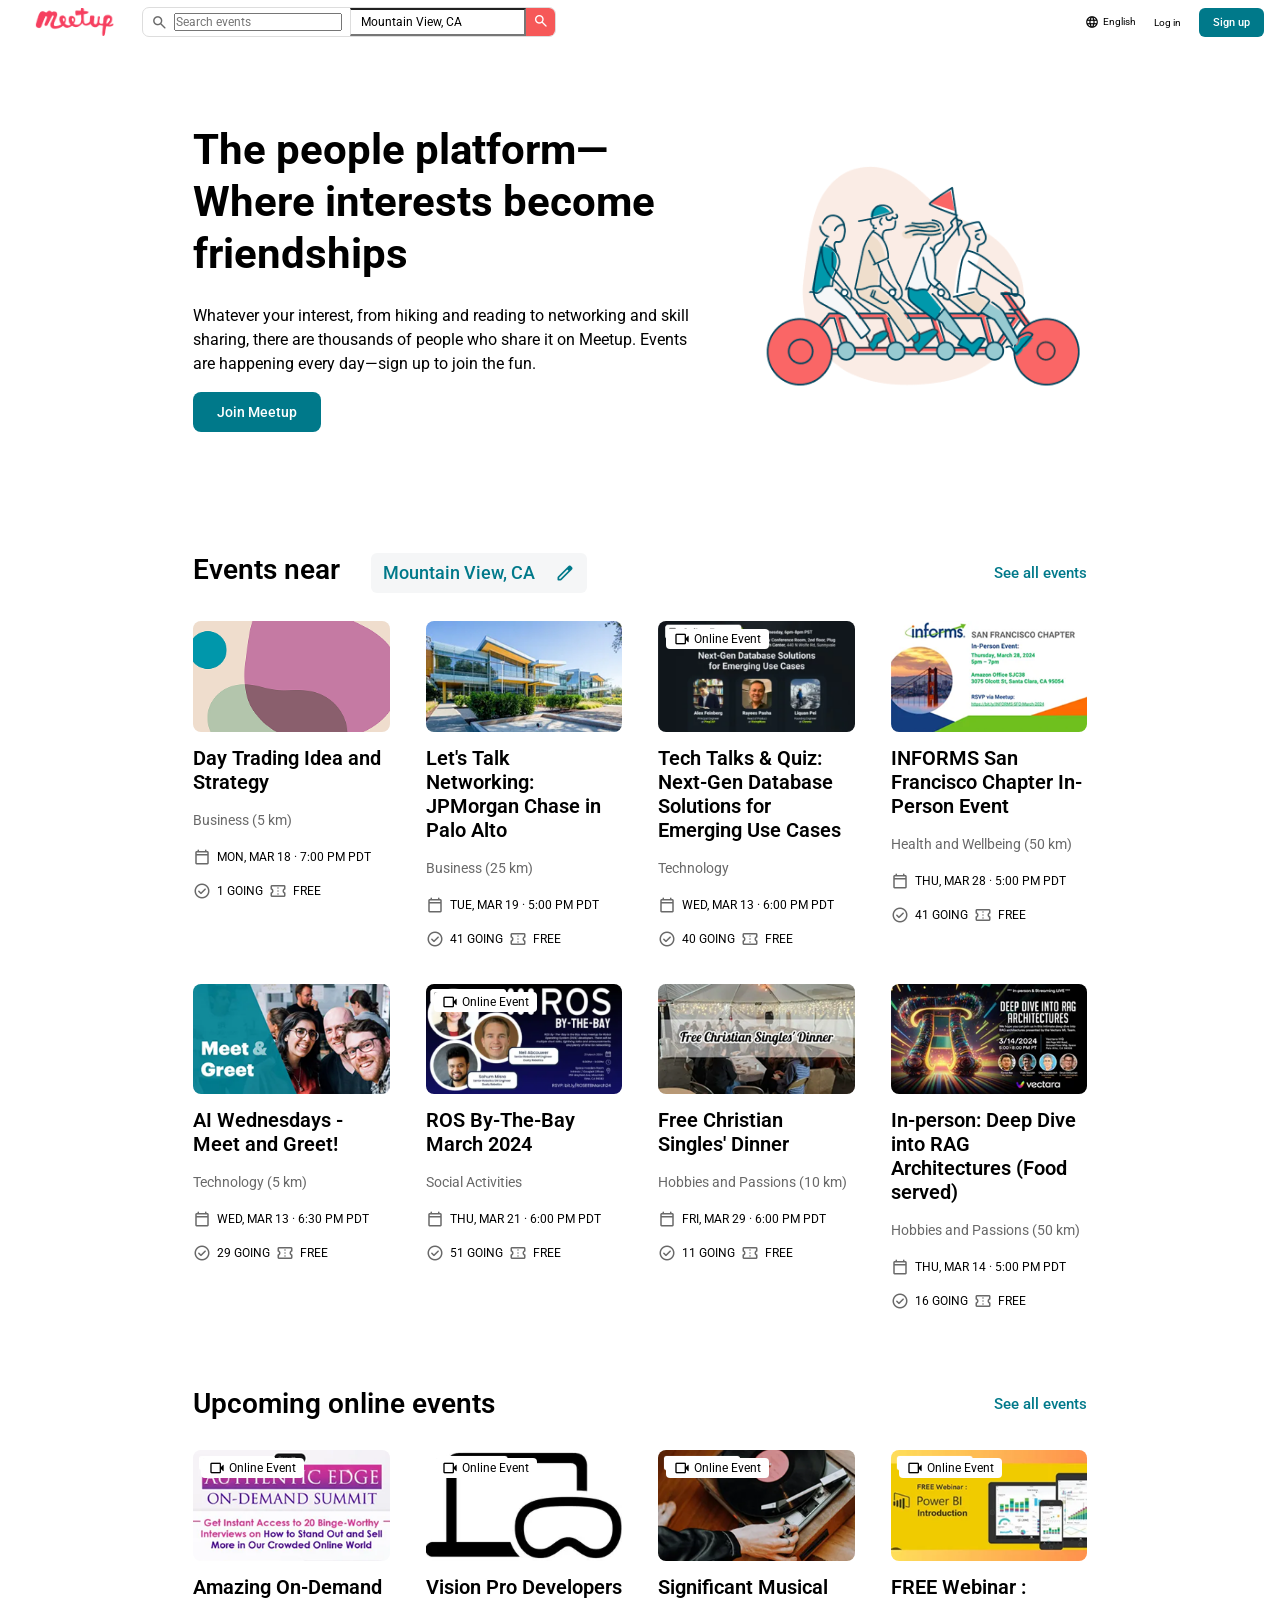
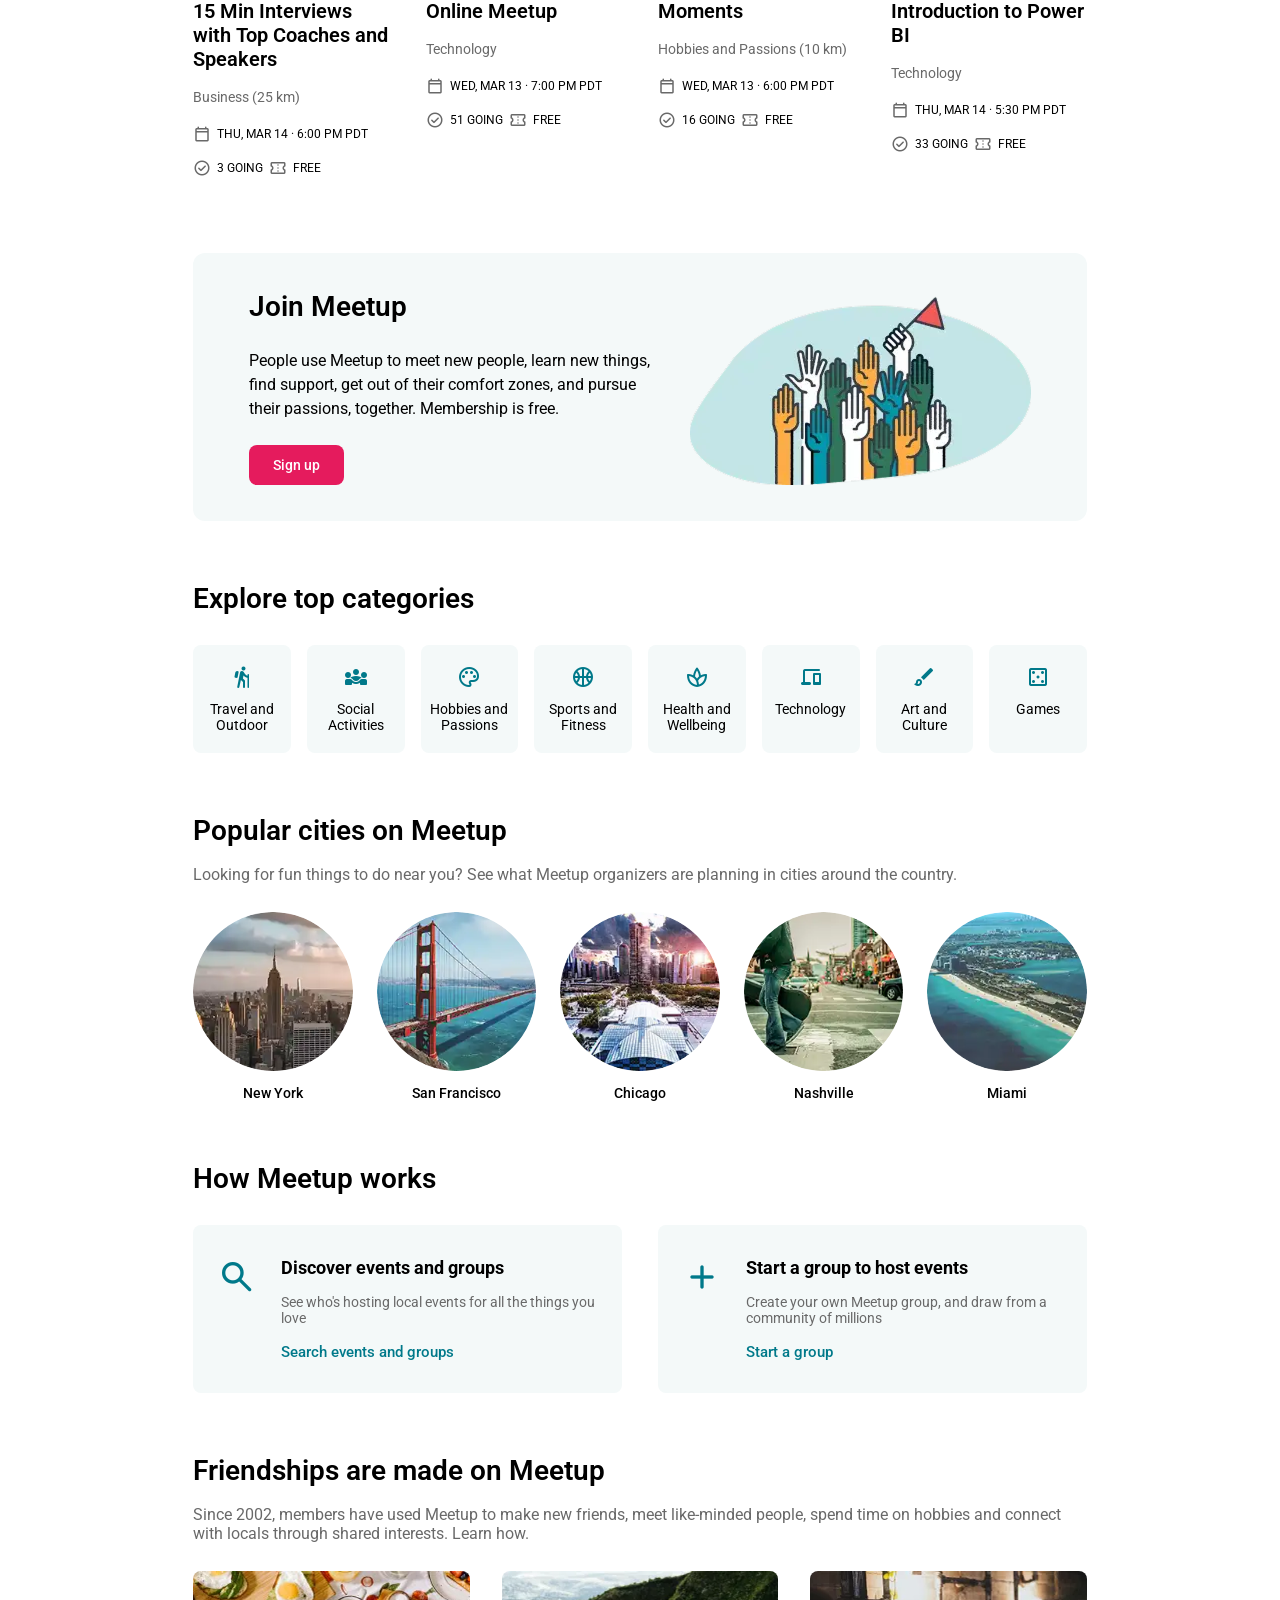
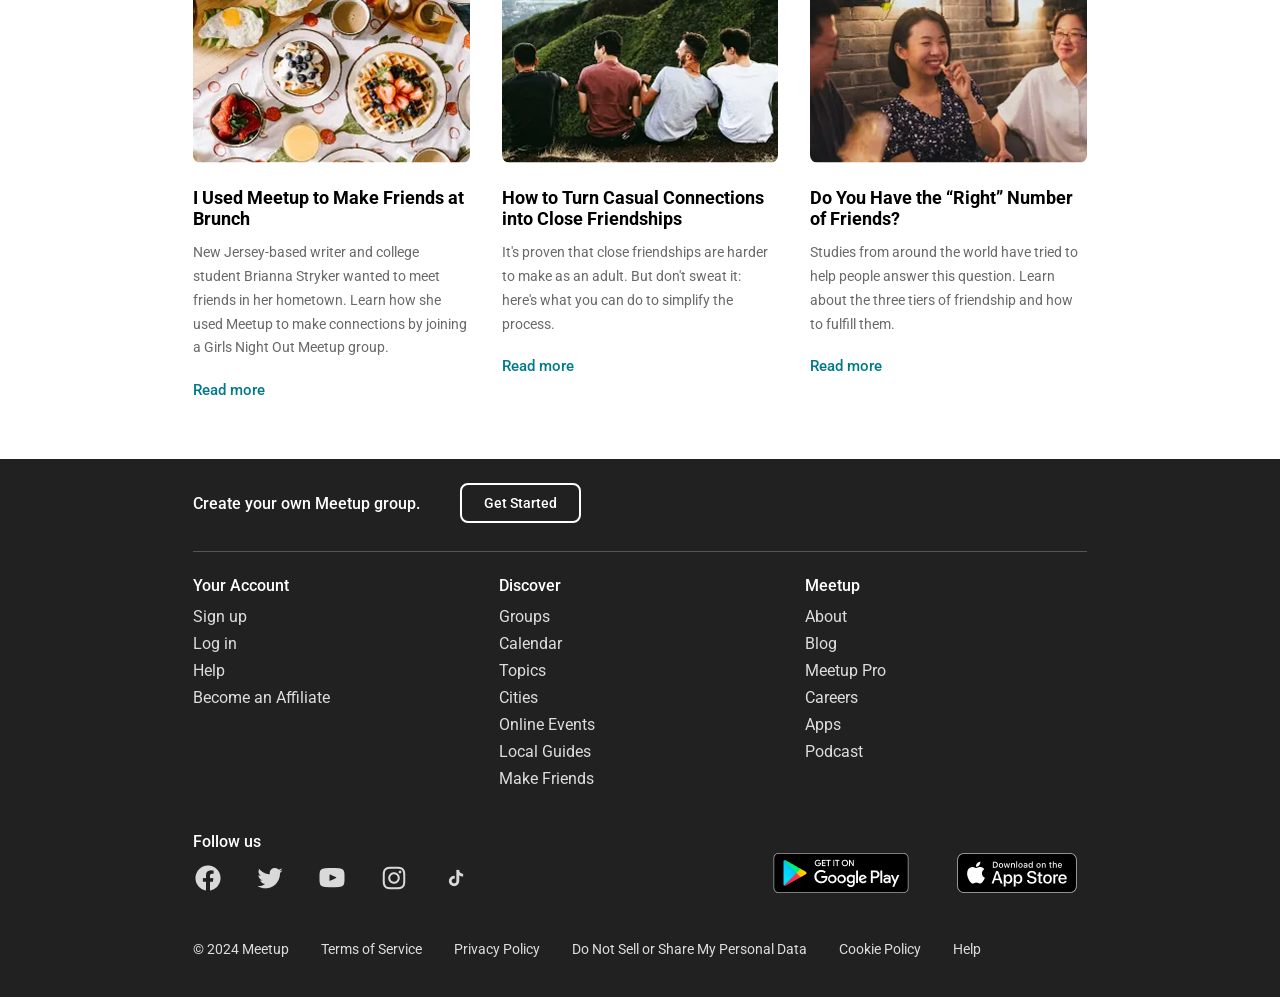
<file: index.html>
<!DOCTYPE html>
<html lang="en">
  <head>
    <meta charset="UTF-8" />
    <meta name="viewport" content="width=device-width, initial-scale=1.0" />
    <title>Meetup | The people platform</title>
    <link rel="preconnect" href="https://fonts.googleapis.com" />
    <link rel="preconnect" href="https://fonts.gstatic.com" crossorigin />
    <link href="https://fonts.googleapis.com/css2?family=Roboto:ital,wdth,wght@0,75,100..900;1,75,100..900&display=swap" rel="stylesheet" />
    <link rel="stylesheet" href="https://fonts.googleapis.com/css2?family=Material+Symbols+Rounded:opsz,wght,FILL,GRAD@24,400,0,0" />
    <link rel="stylesheet" href="style.css" />
    <script src="script.js" defer></script>
  </head>

  <body>
    <header class="navbar">
      <a href="index.html" class="logo">
        <img src="img/logo.png" alt="Meetup" />
      </a>

      <form class="search" action="events.html">
        <label class="search__field">
          <span class="material-symbols-rounded">search</span>
          <input type="text" name="q" placeholder="Search events" />
        </label>
        <input class="search__location" type="text" name="location" value="Mountain View, CA" placeholder="Location" />
        <button class="search__btn" type="submit" >
          <span class="material-symbols-rounded">search</span>
        </button>
      </form>

      <nav class="navbar__links">
        <a href="#"><span class="material-symbols-rounded">language</span>English</a>
        <a href="#">Log in</a>
        <a href="#" class="btn btn--primary">Sign up</a>
      </nav>
    </header>

    <main>
      <section class="hero container">
        <div class="hero__text">
          <h1>The people platform—Where interests become friendships</h1>
          <p>Whatever your interest, from hiking and reading to networking and skill sharing, there are thousands of people who share it on Meetup. Events are happening every day—sign up to join the fun.</p>
          <a href="events.html" class="btn btn--primary">Join Meetup</a>
        </div>
        <img src="img/hero.png" alt="Illustration" class="hero__image" />
      </section>


      <section class="container">
        <div class="section-head">
          <h2>Events near <span class="chip">Mountain View, CA <span class="material-symbols-rounded">edit</span></span></h2>
          <a href="events.html" class="link">See all events</a>
        </div>
        
        <div class="cards">
      <div class="card">
        <div class="card__image">
          <img src="img/event1.png" alt="Event" />
        </div>
        <h3>Day Trading Idea and Strategy</h3>
        <p class="card__category">Business (5 km)</p>
        <p class="card__row"><span class="material-symbols-rounded">calendar_today</span>Mon, Mar 18 · 7:00 PM PDT</p>
        <p class="card__row"><span class="material-symbols-rounded">check_circle</span>1 going <span class="material-symbols-rounded">confirmation_number</span>Free</p>
      </div>

      <div class="card">
        <div class="card__image">
          <img src="img/event2.png" alt="Event" />
        </div>
        <h3>Let's Talk Networking: JPMorgan Chase in Palo Alto</h3>
        <p class="card__category">Business (25 km)</p>
        <p class="card__row"><span class="material-symbols-rounded">calendar_today</span>Tue, Mar 19 · 5:00 PM PDT</p>
        <p class="card__row"><span class="material-symbols-rounded">check_circle</span>41 going <span class="material-symbols-rounded">confirmation_number</span>Free</p>
      </div>
      <div class="card">
        <div class="card__image">
          <span class="badge"><span class="material-symbols-rounded">videocam</span>Online Event</span>
          <img src="img/event3.png" alt="Event" />
        </div>
        <h3>Tech Talks & Quiz: Next-Gen Database Solutions for Emerging Use Cases</h3>
        <p class="card__category">Technology</p>
        <p class="card__row"><span class="material-symbols-rounded">calendar_today</span>Wed, Mar 13 · 6:00 PM PDT</p>
        <p class="card__row"><span class="material-symbols-rounded">check_circle</span>40 going <span class="material-symbols-rounded">confirmation_number</span>Free</p>
      </div>
      <div class="card">
        <div class="card__image">
          
          <img src="img/event4.png" alt="Event" />
        </div>
        <h3>INFORMS San Francisco Chapter In-Person Event</h3>
        <p class="card__category">Health and Wellbeing (50 km)</p>
        <p class="card__row"><span class="material-symbols-rounded">calendar_today</span>Thu, Mar 28 · 5:00 PM PDT</p>
        <p class="card__row"><span class="material-symbols-rounded">check_circle</span>41 going <span class="material-symbols-rounded">confirmation_number</span>Free</p>
      </div>
      <div class="card">
        <div class="card__image">
          
          <img src="img/event5.png" alt="Event" />
        </div>
        <h3>AI Wednesdays - Meet and Greet!</h3>
        <p class="card__category">Technology (5 km)</p>
        <p class="card__row"><span class="material-symbols-rounded">calendar_today</span>Wed, Mar 13 · 6:30 PM PDT</p>
        <p class="card__row"><span class="material-symbols-rounded">check_circle</span>29 going <span class="material-symbols-rounded">confirmation_number</span>Free</p>
      </div>
      <div class="card">
        <div class="card__image">
          <span class="badge"><span class="material-symbols-rounded">videocam</span>Online Event</span>
          <img src="img/event6.png" alt="Event" />
        </div>
        <h3>ROS By-The-Bay March 2024</h3>
        <p class="card__category">Social Activities</p>
        <p class="card__row"><span class="material-symbols-rounded">calendar_today</span>Thu, Mar 21 · 6:00 PM PDT</p>
        <p class="card__row"><span class="material-symbols-rounded">check_circle</span>51 going <span class="material-symbols-rounded">confirmation_number</span>Free</p>
      </div>
      <div class="card">
        <div class="card__image">
          
          <img src="img/event7.png" alt="Event" />
        </div>
        <h3>Free Christian Singles' Dinner</h3>
        <p class="card__category">Hobbies and Passions (10 km)</p>
        <p class="card__row"><span class="material-symbols-rounded">calendar_today</span>Fri, Mar 29 · 6:00 PM PDT</p>
        <p class="card__row"><span class="material-symbols-rounded">check_circle</span>11 going <span class="material-symbols-rounded">confirmation_number</span>Free</p>
      </div>
      <div class="card">
        <div class="card__image">
          
          <img src="img/event8.png" alt="Event" />
        </div>
        <h3>In-person: Deep Dive into RAG Architectures (Food served)</h3>
        <p class="card__category">Hobbies and Passions (50 km)</p>
        <p class="card__row"><span class="material-symbols-rounded">calendar_today</span>Thu, Mar 14 · 5:00 PM PDT</p>
        <p class="card__row"><span class="material-symbols-rounded">check_circle</span>16 going <span class="material-symbols-rounded">confirmation_number</span>Free</p>
      </div>
        </div>
      </section>



      <!-- upcoming online events -->
       
      <section class="container">
        <div class="section-head">
          <h2>Upcoming online events</h2>
          <a href="events.html" class="link">See all events</a>
        </div>
        <div class="cards">
      <div class="card">
        <div class="card__image">
          <span class="badge"><span class="material-symbols-rounded">videocam</span>Online Event</span>
          <img src="img/event9.png" alt="Event" />
        </div>
        <h3>Amazing On-Demand 15 Min Interviews with Top Coaches and Speakers</h3>
        <p class="card__category">Business (25 km)</p>
        <p class="card__row"><span class="material-symbols-rounded">calendar_today</span>Thu, Mar 14 · 6:00 PM PDT</p>
        <p class="card__row"><span class="material-symbols-rounded">check_circle</span>3 going <span class="material-symbols-rounded">confirmation_number</span>Free</p>
      </div>
      <div class="card">
        <div class="card__image">
          <span class="badge"><span class="material-symbols-rounded">videocam</span>Online Event</span>
          <img src="img/event10.png" alt="Event" />
        </div>
        <h3>Vision Pro Developers Online Meetup</h3>
        <p class="card__category">Technology</p>
        <p class="card__row"><span class="material-symbols-rounded">calendar_today</span>Wed, Mar 13 · 7:00 PM PDT</p>
        <p class="card__row"><span class="material-symbols-rounded">check_circle</span>51 going <span class="material-symbols-rounded">confirmation_number</span>Free</p>
      </div>
      <div class="card">
        <div class="card__image">
          <span class="badge"><span class="material-symbols-rounded">videocam</span>Online Event</span>
          <img src="img/event11.png" alt="Event" />
        </div>
        <h3>Significant Musical Moments</h3>
        <p class="card__category">Hobbies and Passions (10 km)</p>
        <p class="card__row"><span class="material-symbols-rounded">calendar_today</span>Wed, Mar 13 · 6:00 PM PDT</p>
        <p class="card__row"><span class="material-symbols-rounded">check_circle</span>16 going <span class="material-symbols-rounded">confirmation_number</span>Free</p>
      </div>
      <div class="card">
        <div class="card__image">
          <span class="badge"><span class="material-symbols-rounded">videocam</span>Online Event</span>
          <img src="img/event12.png" alt="Event" />
        </div>
        <h3>FREE Webinar : Introduction to Power BI</h3>
        <p class="card__category">Technology</p>
        <p class="card__row"><span class="material-symbols-rounded">calendar_today</span>Thu, Mar 14 · 5:30 PM PDT</p>
        <p class="card__row"><span class="material-symbols-rounded">check_circle</span>33 going <span class="material-symbols-rounded">confirmation_number</span>Free</p>
      </div>
        </div>
      </section>

          <!-- Join Meetup Banner -->

      <section class="container">
        <div class="banner">
          <div class="banner__text">
            <h2>Join Meetup</h2>
            <p>People use Meetup to meet new people, learn new things, find support, get out of their comfort zones, and pursue their passions, together. Membership is free.</p>
            <a href="#" class="btn btn--pink">Sign up</a>
          </div>

          <img src="img/banner.png" alt="Illustration" class="banner__image" />

        </div>
      </section>


           <!-- Categories -->

      <section class="container">
        <h2>Explore top categories</h2>
        <div class="categories">
      <a href="events.html" class="category">
        <span class="material-symbols-rounded">hiking</span>
        <p>Travel and Outdoor</p>
      </a>
      <a href="events.html" class="category">
        <span class="material-symbols-rounded">diversity_3</span>
        <p>Social Activities</p>
      </a>
      <a href="events.html" class="category">
        <span class="material-symbols-rounded">palette</span>
        <p>Hobbies and Passions</p>
      </a>
      <a href="events.html" class="category">
        <span class="material-symbols-rounded">sports_basketball</span>
        <p>Sports and Fitness</p>
      </a>
      <a href="events.html" class="category">
        <span class="material-symbols-rounded">spa</span>
        <p>Health and Wellbeing</p>
      </a>
      <a href="events.html" class="category">
        <span class="material-symbols-rounded">devices</span>
        <p>Technology</p>
      </a>
      <a href="events.html" class="category">
        <span class="material-symbols-rounded">brush</span>
        <p>Art and Culture</p>
      </a>
      <a href="events.html" class="category">
        <span class="material-symbols-rounded">casino</span>
        <p>Games</p>
      </a>
        </div>
      </section>

      
            <!-- Cities -->

      <section class="container">
        <h2>Popular cities on Meetup</h2>
        <p class="lead">Looking for fun things to do near you? See what Meetup organizers are planning in cities around the country.</p>
        <div class="cities">
      <div class="city">
        <img src="img/city1.png" alt="New York" />
        <p>New York</p>
      </div>
      <div class="city">
        <img src="img/city2.png" alt="San Francisco" />
        <p>San Francisco</p>
      </div>
      <div class="city">
        <img src="img/city3.png" alt="Chicago" />
        <p>Chicago</p>
      </div>
      <div class="city">
        <img src="img/city4.png" alt="Nashville" />
        <p>Nashville</p>
      </div>
      <div class="city">
        <img src="img/city5.png" alt="Miami" />
        <p>Miami</p>
      </div>
        </div>
      </section>

            <!-- How Meetup works -->

      <section class="container">
        <h2>How Meetup works</h2>
        <div class="how">
          <div class="how__box">
            <span class="material-symbols-rounded">search</span>
            <div>
              <h3>Discover events and groups</h3>
              <p>See who's hosting local events for all the things you love</p>
              <a href="events.html" class="link">Search events and groups</a>
            </div>
          </div>
          <div class="how__box">
            <span class="material-symbols-rounded">add</span>
            <div>
              <h3>Start a group to host events</h3>
              <p>Create your own Meetup group, and draw from a community of millions</p>
              <a href="#" class="link">Start a group</a>
            </div>
          </div>
        </div>
      </section>

            <!--articles-->

      <section class="container">
        <h2>Friendships are made on Meetup</h2>
        <p class="lead">Since 2002, members have used Meetup to make new friends, meet like-minded people, spend time on hobbies and connect with locals through shared interests. Learn how.</p>
        <div class="articles">
      <div class="article">
        <img src="img/Link → first_article.webp.png" alt="Article" />
        <h3>I Used Meetup to Make Friends at Brunch</h3>
        <p>New Jersey-based writer and college student Brianna Stryker wanted to meet friends in her hometown. Learn how she used Meetup to make connections by joining a Girls Night Out Meetup group.</p>
        <a href="#" class="link">Read more</a>
      </div>
      <div class="article">
        <img src="img/Link → second_article.webp.png" alt="Article" />
        <h3>How to Turn Casual Connections into Close Friendships</h3>
        <p>It's proven that close friendships are harder to make as an adult. But don't sweat it: here's what you can do to simplify the process.</p>
        <a href="#" class="link">Read more</a>
      </div>
      <div class="article">
        <img src="img/Link → third_article.webp.png" alt="Article" />
        <h3>Do You Have the “Right” Number of Friends?</h3>
        <p>Studies from around the world have tried to help people answer this question. Learn about the three tiers of friendship and how to fulfill them.</p>
        <a href="#" class="link">Read more</a>
      </div>
        </div>
      </section>
    </main>

          <!-- footer -->

        <footer class="footer">
      <div class="container">

        <div class="footer__top">
          <p>Create your own Meetup group.</p>
          <a href="#" class="btn btn--light">Get Started</a>
        </div>

        <div class="footer__columns">
          <div>
            <h3>Your Account</h3>
            <ul>
              <li><a href="#">Sign up</a></li>
              <li><a href="#">Log in</a></li>
              <li><a href="#">Help</a></li>
              <li><a href="#">Become an Affiliate</a></li>
            </ul>
          </div>
          <div>
            <h3>Discover</h3>
            <ul>
              <li><a href="#">Groups</a></li>
              <li><a href="#">Calendar</a></li>
              <li><a href="#">Topics</a></li>
              <li><a href="#">Cities</a></li>
              <li><a href="#">Online Events</a></li>
              <li><a href="#">Local Guides</a></li>
              <li><a href="#">Make Friends</a></li>
            </ul>
          </div>
          <div>
            <h3>Meetup</h3>
            <ul>
              <li><a href="#">About</a></li>
              <li><a href="#">Blog</a></li>
              <li><a href="#">Meetup Pro</a></li>
              <li><a href="#">Careers</a></li>
              <li><a href="#">Apps</a></li>
              <li><a href="#">Podcast</a></li>
            </ul>
          </div>
        </div>

        <div class="footer__middle">
          <div>
            <h3>Follow us</h3>
            <div class="footer__social">
              <a href="#"><img src="img/facebook.png" alt="Facebook" /></a>
              <a href="#"><img src="img/twitter.png" alt="Twitter" /></a>
              <a href="#"><img src="img/youtube.png" alt="YouTube" /></a>
              <a href="#"><img src="img/instagram.png" alt="Instagram" /></a>
              <a href="#"><img src="img/tiktok.png" alt="TikTok" /></a>
            </div>
          </div>
          <div class="footer__apps">
            <a href="#"><img src="img/google_play.png" alt="Get it on Google Play" /></a>
            <a href="#"><img src="img/play_store.png" alt="Download on the App Store" /></a>
          </div>
        </div>

        <div class="footer__bottom">
          <p>© 2024 Meetup</p>
          <a href="#">Terms of Service</a>
          <a href="#">Privacy Policy</a>
          <a href="#">Do Not Sell or Share My Personal Data</a>
          <a href="#">Cookie Policy</a>
          <a href="#">Help</a>
        </div>

      </div>
    </footer>
  </body>
</html>
</file>
<file: style.css>
* {
  margin: 0;
  padding: 0;
  box-sizing: border-box;
}

:root {
  --color-primary: #00798a;
  --color-accent: #f65858;
  --color-pink: #e51b5d;
  --color-dark: #212121;
  --color-text: #000000;
  --color-text-muted: #696969;
  --color-date: #7c6f57;
  --color-bg-light: #f5f6f7;
  --color-bg-box: #f4f9f9;
  --font-main: "Roboto", sans-serif;
}

body {
  font-family: var(--font-main);
  color: var(--color-text);
  display: flex;
  flex-direction: column;
  min-height: 100vh;
}

main {
  flex: 1;
}

ul {
  list-style: none;
}

h1, h2, h3 {
  font-weight: 700;
}

h2 {
font-weight: 600;
font-style: SemiBold;
font-size: 28px;
line-height: 36px;
letter-spacing: 0%;

}

img {
  max-width: 100%;
  display: block;
}

a {
  color:inherit;
  text-decoration: none;
}

.material-symbols-rounded {
  font-variation-settings: "FILL" 0, "wght" 400, "GRAD" 0, "opsz" 24;
}



.container {
  width: 100%;
  max-width: 1244px;
  margin: 0 auto;
  padding: 0 175px;
}




.link {
  color: var(--color-primary);
  font-weight: 500;
  font-size: 15px;
}

      /*  buttons */

.btn {
  display: inline-flex;
  align-items: center;
  gap: 8px;
  padding: 10px 22px;
  border-radius: 8px;
  border: 2px solid transparent;
  font-size: 14px;
  font-weight: 500;
  cursor: pointer;
}

.btn--primary {
  background: var(--color-primary);
  color: #fff;
}

.btn--pink {
  background: var(--color-pink);
  color: #fff;
}

.btn--light {
  border-color: #fff;
  color: #fff;
}

.btn--outline {
  border-color: var(--color-primary);
  color: var(--color-primary);
  background: #fff;
}


      /* navbar */

.navbar {
  display: flex;
  align-items: center;
  gap: 28px;
  height: 44px;
  padding: 0 16px;
}

.logo img {
  display: block;
  width: auto;
  height: 28px;
}

.search {
  display: flex;
  flex: 0 1 414px;
  min-width: 0;
  height: 30px;
  border: 1px solid #ddd;
  border-radius: 7px;
  overflow: hidden;
}

.search__field {
  display: flex;
  align-items: center;
  gap: 6px;
  flex: 1;
  min-width: 0;
  padding: 0 8px;
  color: var(--color-text-muted);
}

.search__field .material-symbols-rounded {
  font-size: 17px;
}

.search input {
  width: 100%;
  min-width: 0;
  font: inherit;
  font-size: 12px;
}

.search .search__location {
  flex: 0 1 176px;
  min-width: 0;
  padding: 0 10px;
  border-left: 1px solid #ddd;
}

.search__btn {
  flex: 0 0 29px;
  border: none;
  background: var(--color-accent);
  color: #fff;
  cursor: pointer;
}

.search__btn .material-symbols-rounded {
  font-size: 16px;
}

.navbar__links {
  display: flex;
  align-items: center;
  gap: 18px;
  margin-left: auto;
  white-space: nowrap;
  font-size: 10px;
}

.navbar__links .material-symbols-rounded {
  font-size: 14px;
  vertical-align: middle;
  margin-right: 4px;
}

.navbar .btn {
  padding: 6px 12px;
  font-size: 11px;
  border-radius: 6px;
}


      /* hero */

.hero {
  display: flex;
  align-items: center;
  justify-content: space-between;
  gap: 40px;
  margin-top: 80px;
  margin-bottom: 120px;
}

.hero__text {
  flex: 1;
}

.hero__text h1 {
  font-weight: 700;
  font-style: Bold;
  font-size: 42px;
  line-height: 52px;
  margin-bottom: 24px;
}


.hero__text p {
  line-height: 1.5;
  margin-bottom: 16px;
}

.hero__image {
  width: 346px;
}

    /* sections */
main section {
  margin-bottom: 56px;
}

.section-head {
  display: flex;
  justify-content: space-between;
  align-items: center;
  margin-bottom: 28px;
}

.lead {
  color: var(--color-text-muted);
  margin: 16px 0 28px;
}

.chip {
  display: inline-flex;
  align-items: center;
  gap: 20px;
  margin-left: 24px;
  padding: 2px 12px;
  border-radius: 6px;
  background: var(--color-bg-light);
  color: var(--color-primary);
  font-size: 18px;
  font-weight: 500;
}

.chip .material-symbols-rounded {
  font-size: 20px;
}

      /* event cards */

.cards {
  display: grid;
  grid-template-columns: repeat(4, 1fr);
  gap: 20px 36px;
    margin-bottom: 60px;
}

.card__image {
  position: relative;
}

.card__image img {
  width: 100%;
  aspect-ratio: 272 / 153;
  object-fit: cover;
  border-radius: 8px;
}

.badge {
  position: absolute;
  top: 8px;
  left: 8px;
  display: flex;
  align-items: center;
  gap: 4px;
  padding: 2px 8px;
  border-radius: 4px;
  background: #fff;
  font-size: 12px;
}

.badge .material-symbols-rounded {
  font-size: 16px;
}

.card h3 {
  font-size: 20px;
  font-weight: 600;
  font-style: SemiBold;
  margin: 14px 0 18px;
  line-height: 24px;
  letter-spacing: 0%;
 
}

.card__category {
  font-size: 14px;
  color: var(--color-text-muted);
  margin-bottom: 20px;
}

.card__row {
  display: flex;
  align-items: center;
  gap: 6px;
  font-size: 12px;
  text-transform: uppercase;
  margin-bottom: 16px;
}

.card__row .material-symbols-rounded {
  font-size: 18px;
  color: var(--color-text-muted);
}

      /* banner */
      
.banner {
  display: flex;
  justify-content: space-between;
  align-items: center;
  gap: 32px;
  padding: 36px 56px;
  border-radius: 12px;
  background: var(--color-bg-box);
  margin-bottom: 60px;
}

.banner__text h2 {
  margin-bottom: 24px;
  font-family: Roboto;
  font-weight: 600;
  font-style: SemiBold;
  font-size: 28px;


}

.banner__text p {
  max-width: 610px;
  line-height: 1.5;
  margin-bottom: 24px;
}

.banner__image {
  width: 342px;
}

      /* categories */
      
.categories {
  display: grid;
  grid-template-columns: repeat(8, 1fr);
  gap: 16px;
  margin-top: 28px;
  margin-bottom: 60px;
}

.category {
  display: flex;
  flex-direction: column;
  align-items: center;
  gap: 12px;
  padding: 20px 8px;
  border-radius: 8px;
  background: var(--color-bg-box);
  text-align: center;
  font-size: 14px;
  
}

.category .material-symbols-rounded {
  font-size: 24px;
  color: var(--color-primary);
}

      /* cities */

.cities {
  display: grid;
  grid-template-columns: repeat(5, 1fr);
  gap: 40px;
  margin-bottom: 60px;
}

.city img {
  .city img {
  width: 205px;
  height: 205px;
  max-width: none;
  aspect-ratio: 1 / 1;
  flex-shrink: 0;
  object-fit: cover;
  border-radius: 50%;
  display: block;
  margin: 0 auto;
}

}

.city p {
  text-align: center;
  font-size: 18px;
  font-weight: 500;
  margin-top: 24px;
}

      /*  How Meetup works  */

.how {
  display: grid;
  grid-template-columns: 1fr 1fr;
  gap: 36px;
  margin-top: 28px;
  margin-bottom: 60px;
}

.how__box {
  display: flex;
  gap: 24px;
  padding: 32px 24px;
  border-radius: 8px;
  background: var(--color-bg-box);
}

.how__box > .material-symbols-rounded {
  font-size: 40px;
  color: var(--color-primary);
}

.how__box h3 {
  font-size: 18px;
  margin-bottom: 16px;
}

.how__box p {
  font-size: 14px;
  color: var(--color-text-muted);
  margin-bottom: 16px;
}

      /* articles */

.articles {
  display: grid;
  grid-template-columns: repeat(3, 1fr);
  gap: 32px;
  margin-bottom: 60px;
}

.article img {
  width: 100%;
  height: 192px;
  object-fit: cover;
  border-radius: 8px;
  margin-bottom: 24px;
}

.article h3 {
  font-size: 18px;
  margin-bottom: 12px;
}

.article p {
  font-size: 14px;
  line-height: 1.7;
  color: var(--color-text-muted);
  margin-bottom: 20px;
}

    /* footer */

.footer {
  background: var(--color-dark);
  color: #fff;
  padding: 24px 0 40px;
}

.footer__top {
  display: flex;
  align-items: center;
  gap: 40px;
  padding-bottom: 28px;
  border-bottom: 1px solid #555;
  font-size: 16px;
  font-weight: 500;
}

.footer__columns {
  display: grid;
  grid-template-columns: repeat(3, 1fr);
  gap: 24px;
  margin-top: 24px;
}

.footer h3 {
  font-size: 16px;
  font-weight: 500;
  margin-bottom: 12px;
}

.footer li {
  margin-bottom: 8px;
  color: #ddd;
}

.footer__middle {
  display: flex;
  justify-content: space-between;
  align-items: flex-end;
  margin-top: 36px;
}

.footer__social {
  display: flex;
  gap: 32px;
}

.footer__apps {
  display: flex;
  gap: 36px;
}

.footer__bottom {
  display: flex;
  gap: 32px;
  margin-top: 48px;
  font-size: 14px;
  color: #ddd;
}

      /* events */

.events-container {
  display: grid;
  grid-template-columns: minmax(0, 422px) 244px;
  justify-content: space-between;
  gap: 40px;
  max-width: 1244px;
  margin: 58px auto 72px;
  padding: 0 175px;
}

.events-left {
  min-width: 0;
}

.events-left h1 {
  font-size: 20px;
  line-height: 26px;
  font-weight: 700;
}

.events-tab {
  display: inline-block;
  margin-top: 10px;
  padding-bottom: 5px;
  border-bottom: 2px solid var(--color-primary);
  color: var(--color-primary);
  font-size: 14px;
  line-height: 18px;
  font-weight: 500;
}

.filters {
  display: flex;
  flex-wrap: wrap;
  gap: 12px;
  margin: 12px 0 38px;
}

.filters select {
  max-width: 100%;
  padding: 9px 13px;
  border: none;
  border-radius: 24px;
  background-color: var(--color-bg-light);
  color: #222;
  font-family: inherit;
  font-size: 10px;
  font-weight: 500;
  cursor: pointer;
}

.events-right {
  width: 244px;
  min-width: 0;
}

.events-right p {
  margin-top: 0;
  font-size: 9px;
  line-height: 14px;
}

.events-right h2 {
  margin-bottom: 10px;
  font-size: 14px;
  line-height: 18px;
  font-weight: 700;
}


/* events list */
.event {
  display: flex;
  align-items: flex-start;
  gap: 9px;
  padding: 11px 0 28px;
  border-top: 1px solid #ddd;
}

.event img {
  display: block;
  flex: 0 0 111px;
  width: 111px;
  height: 63px;
  object-fit: cover;
  border-radius: 6px;
}

.event__info {
  flex: 1;
  min-width: 0;
}

.event__date {
  margin: 4px 0 5px;
  color: var(--color-date);
  font-size: 9px;
  line-height: 12px;
  font-weight: 500;
  text-transform: uppercase;
}

.event h2 {
  margin: 0 0 5px;
  font-size: 11px;
  line-height: 15px;
  font-weight: 600;
  overflow-wrap: anywhere;
}

.event__category {
  color: var(--color-text-muted);
  font-size: 10px;
  line-height: 14px;
}

.event__attendees {
  margin-top: 28px;
  color: var(--color-text-muted);
  font-size: 10px;
  line-height: 14px;
}

      /* map */

.map {
  position: relative;
  width: 100%;
}

.map img {
  display: block;
  width: 100%;
  height: 200px;
  object-fit: cover;
  border-radius: 14px;
}

.map .btn {
  position: absolute;
  top: 50%;
  left: 50%;
  transform: translate(-50%, -50%);
  padding: 8px 15px;
  border: 1px solid var(--color-primary);
  border-radius: 6px;
  background: #fff;
  color: var(--color-primary);
  font-size: 10px;
  white-space: nowrap;
}


      /* cities */
.cities {
  display: grid;
  grid-template-columns: repeat(5, minmax(0, 1fr));
  gap: 24px;
  margin-bottom: 60px;
}

.city img {
  display: block;
  width: 100%;
  max-width: 205px;
  aspect-ratio: 1 / 1;
  object-fit: cover;
  border-radius: 50%;
  margin: 0 auto;
}

.city p {
  margin-top: 14px;
  text-align: center;
  font-size: 14px;
  font-weight: 500;
}



    /* responsive */

@media (max-width: 900px) {
  .events-container {
    grid-template-columns: minmax(0, 1fr);
    max-width: 620px;
    margin: 40px auto 56px;
    padding: 0 24px;
  }

  .events-right {
    display: none;
  }

  .container {
    padding: 0 24px;
  }

  .footer > .container {
    max-width: 620px;
  }

  .hero__image {
    width: 300px;
  }

  .categories {
    grid-template-columns: repeat(4, minmax(0, 1fr));
  }

  .cities {
    grid-template-columns: repeat(3, minmax(0, 1fr));
  }
}

@media (max-width: 600px) {
  .navbar {
    display: grid;
    grid-template-columns: minmax(0, 1fr) auto;
    grid-template-rows: auto auto;
    align-items: center;
    column-gap: 12px;
    row-gap: 14px;
    width: 100%;
    height: auto;
    padding: 14px 16px;
  }

  .navbar .logo {
    display: block;
    grid-column: 1;
    grid-row: 1;
    min-width: 0;
  }

  .navbar .logo img {
    display: block;
    width: auto;
    height: 25px;
    max-width: 100%;
  }

  .navbar__links {
    display: flex;
    grid-column: 2;
    grid-row: 1;
    align-items: center;
    justify-content: flex-end;
    gap: 12px;
    margin-left: 0;
    white-space: nowrap;
    font-size: 11px;
  }

  .navbar__links a:not(.btn) {
    display: inline-flex;
    align-items: center;
  }

  .navbar__links .material-symbols-rounded {
    font-size: 15px;
    margin-right: 3px;
  }

  .logo img {
    height: 25px;
  }

  .search {
    flex: 1;
  }

  .navbar .search {
    display: flex;
    grid-column: 1 / -1;
    grid-row: 2;
    width: 100%;
    max-width: none;
    min-width: 0;
    height: 40px;
    margin: 0;
    flex: none;
  }

  .navbar .search__field {
    flex: 1 1 auto;
    min-width: 0;
  }

  .navbar .search__field input {
    width: 100%;
    min-width: 0;
    font-size: 13px;
  }

  .navbar .search__btn {
    flex: 0 0 40px;
  }


  .navbar .btn {
    padding: 6px 9px;
  }

  .container {
    padding: 0 16px;
  }

  .events-container {
    margin-top: 30px;
    padding: 0 16px;
  }

  .events-left h1 {
    font-size: 21px;
    line-height: 28px;
  }

  .filters {
    gap: 8px;
    margin-bottom: 28px;
    overflow-x: auto;
    flex-wrap: nowrap;
    padding-bottom: 4px;
  }

  .filters select {
    flex-shrink: 0;
  }

  .event {
    gap: 10px;
    padding: 12px 0 20px;
  }

  .event img {
    flex-basis: 100px;
    width: 100px;
    height: 68px;
  }

  .event__attendees {
    margin-top: 14px;
  }

  .footer > .container {
    padding: 0 20px;
  }

  .footer__top {
    flex-direction: column;
    align-items: flex-start;
    gap: 12px;
  }

  .footer__columns {
    grid-template-columns: repeat(2, minmax(0, 1fr));
    gap: 24px 16px;
  }

  .footer__middle {
    flex-direction: column;
    align-items: flex-start;
    gap: 24px;
  }

  .footer__social {
    gap: 18px;
  }

  .footer__apps {
    flex-wrap: wrap;
    gap: 12px;
  }

  .footer__bottom {
    gap: 10px 16px;
    margin-top: 28px;
  }

  .hero {
    flex-direction: column;
    align-items: flex-start;
  }

  .hero__image {
    width: 100%;
    max-width: 400px;
  }

  .cards {
    grid-template-columns: repeat(2, minmax(0, 1fr));
  }

  .banner__image {
    display: none;
  }

  .how,
  .articles {
    grid-template-columns: 1fr;
  }

  
}

@media (max-width: 390px) {
  .logo {
    display: none;
  }

  .navbar__links {
    display: none;
  }

  .events-left h1 {
    font-size: 19px;
  }

  .event img {
    flex-basis: 88px;
    width: 88px;
    height: 64px;
  }

  .event h2 {
    font-size: 10px;
    line-height: 14px;
  }

  .categories {
    grid-template-columns: repeat(2, minmax(0, 1fr));
  }

  .cities {
    grid-template-columns: repeat(2, minmax(0, 1fr));
  }

  .city:nth-child(5) {
    display: none;
  }

  .cards {
    grid-template-columns: 1fr;
  }

  .card__image img {
    height: 180px;
  }
}
</file>
